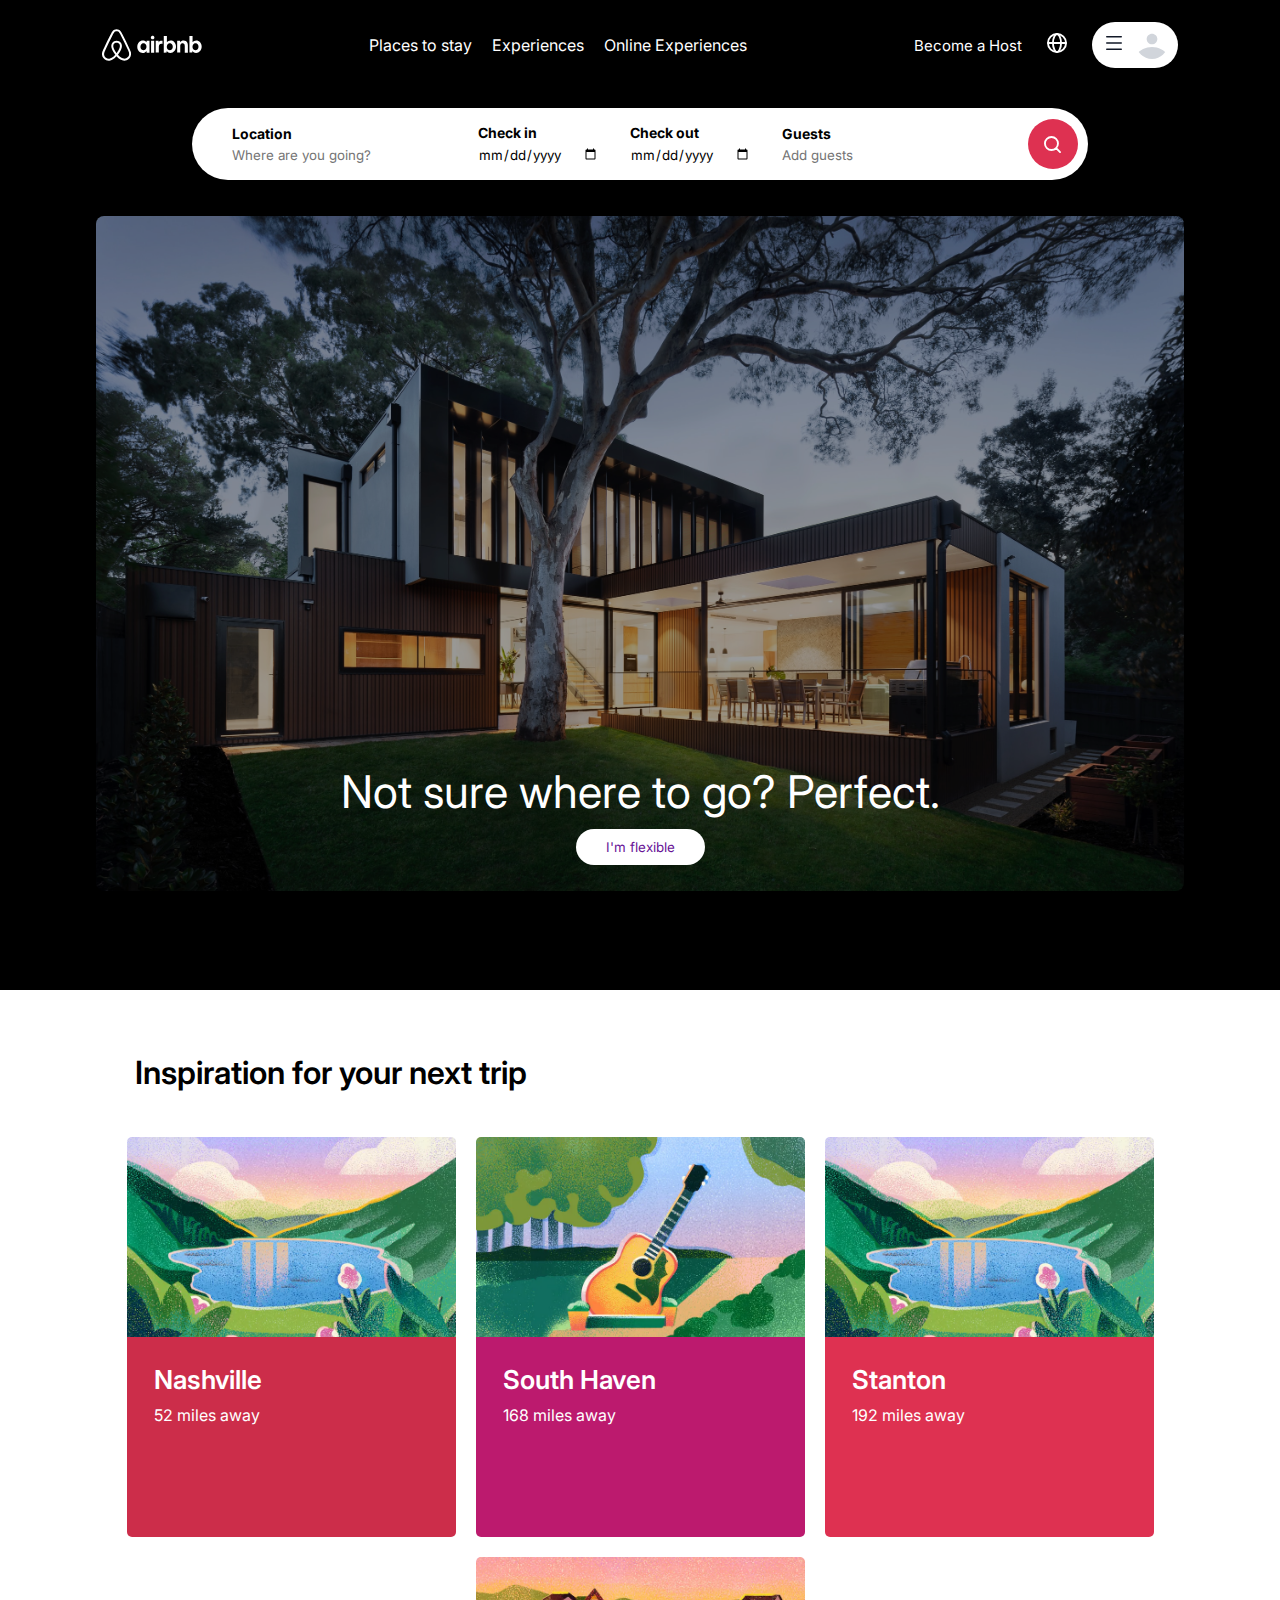
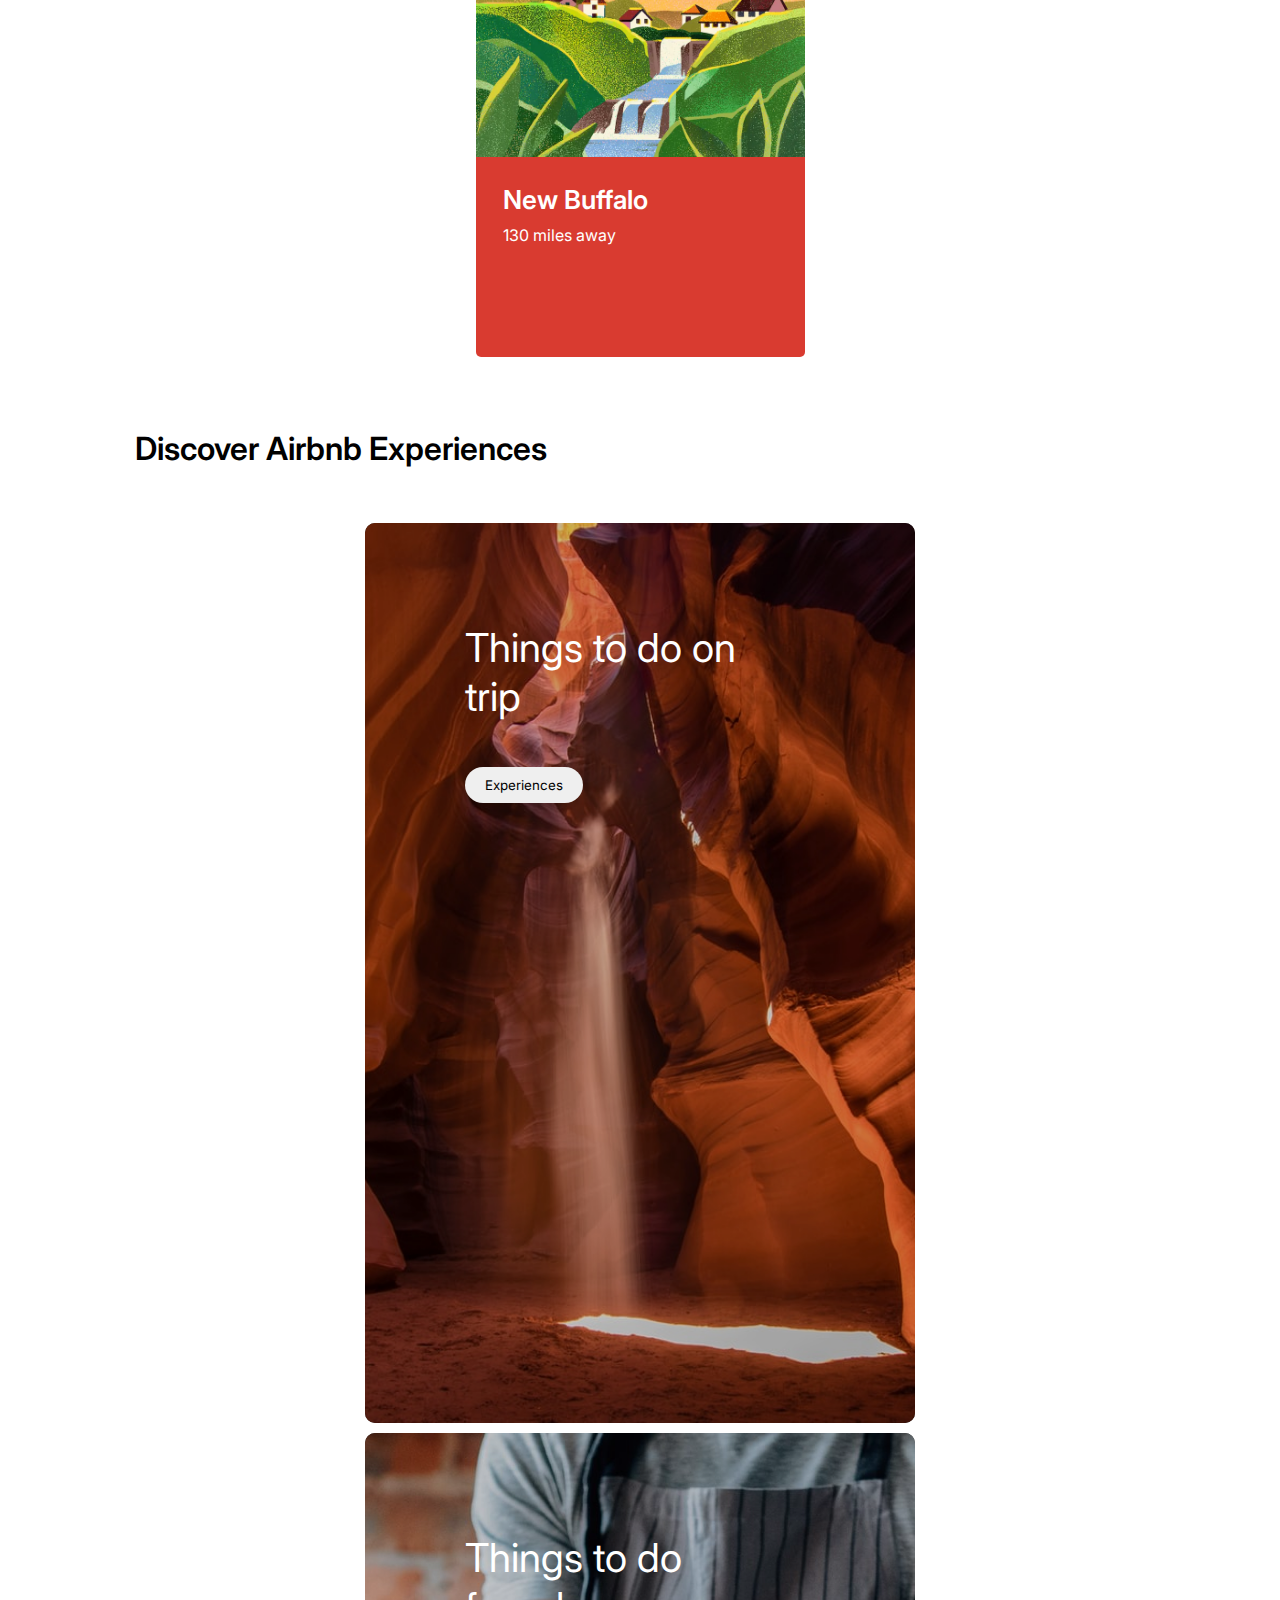
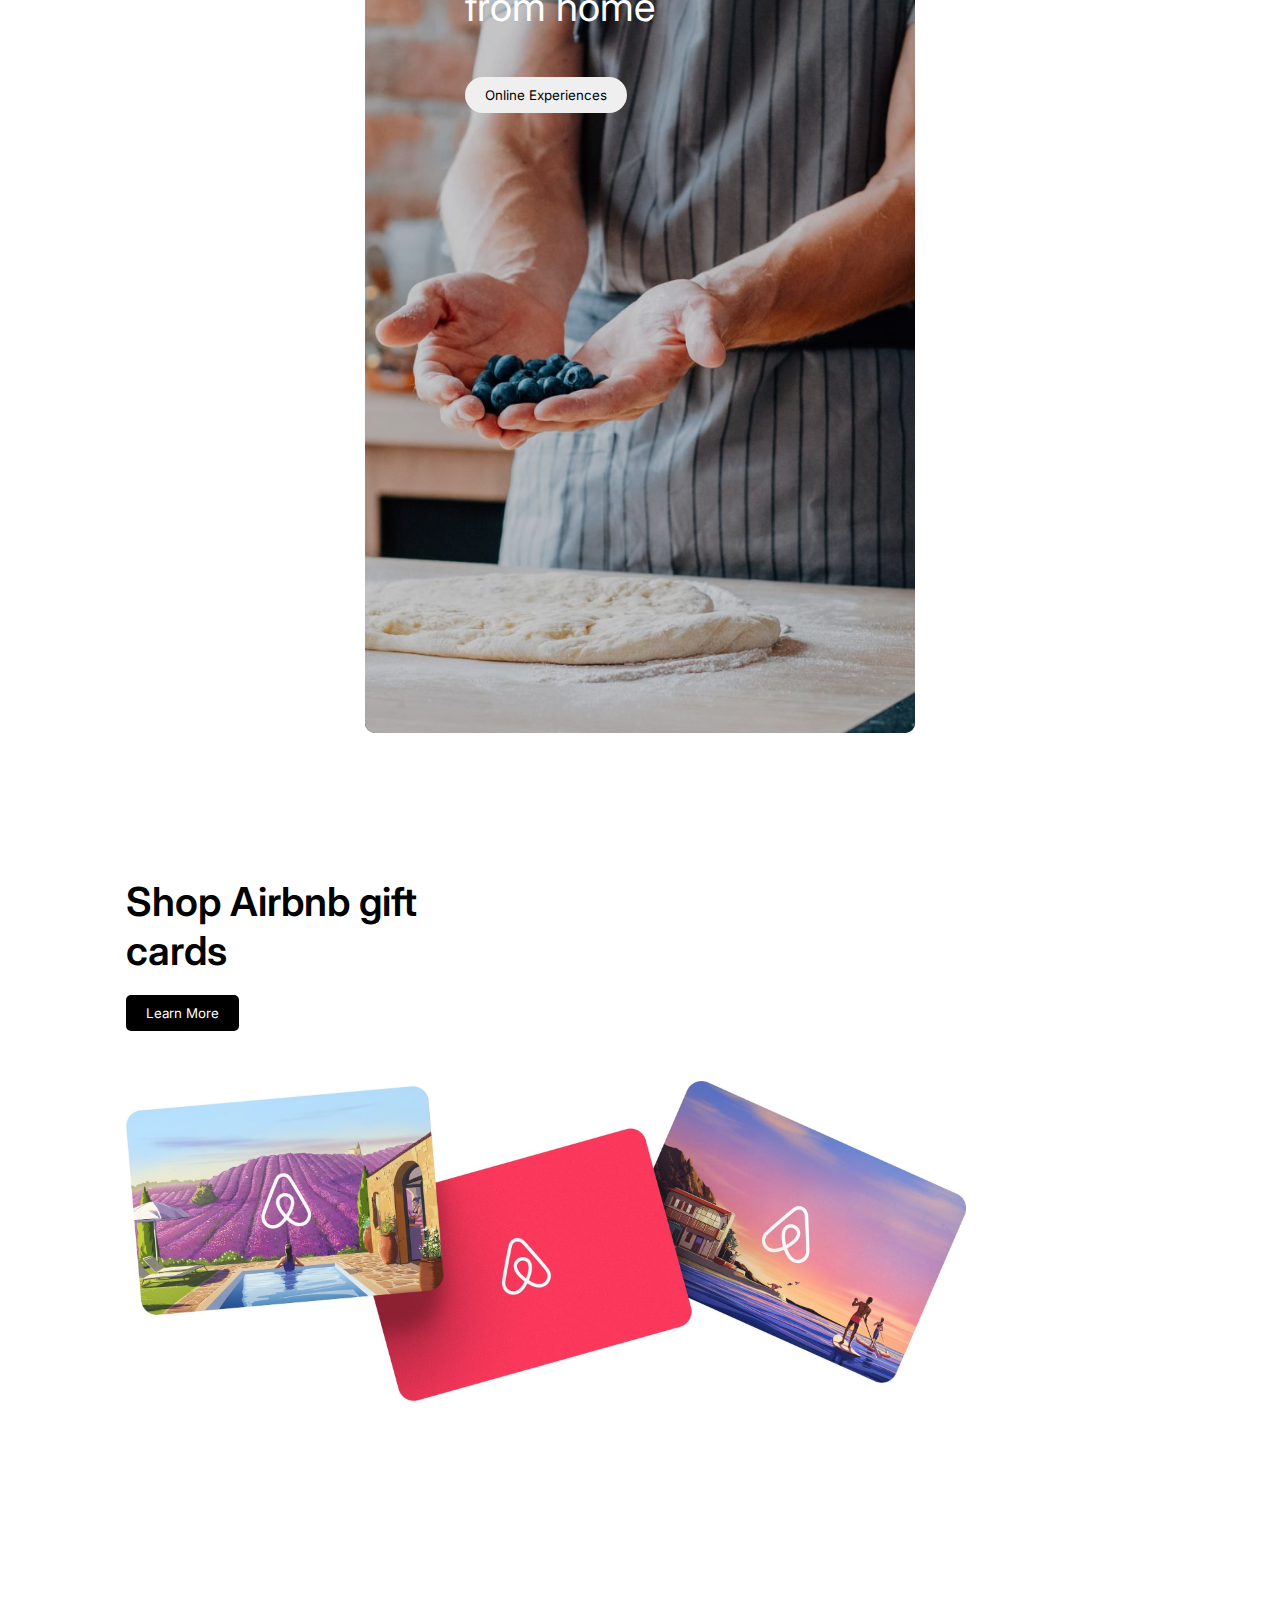
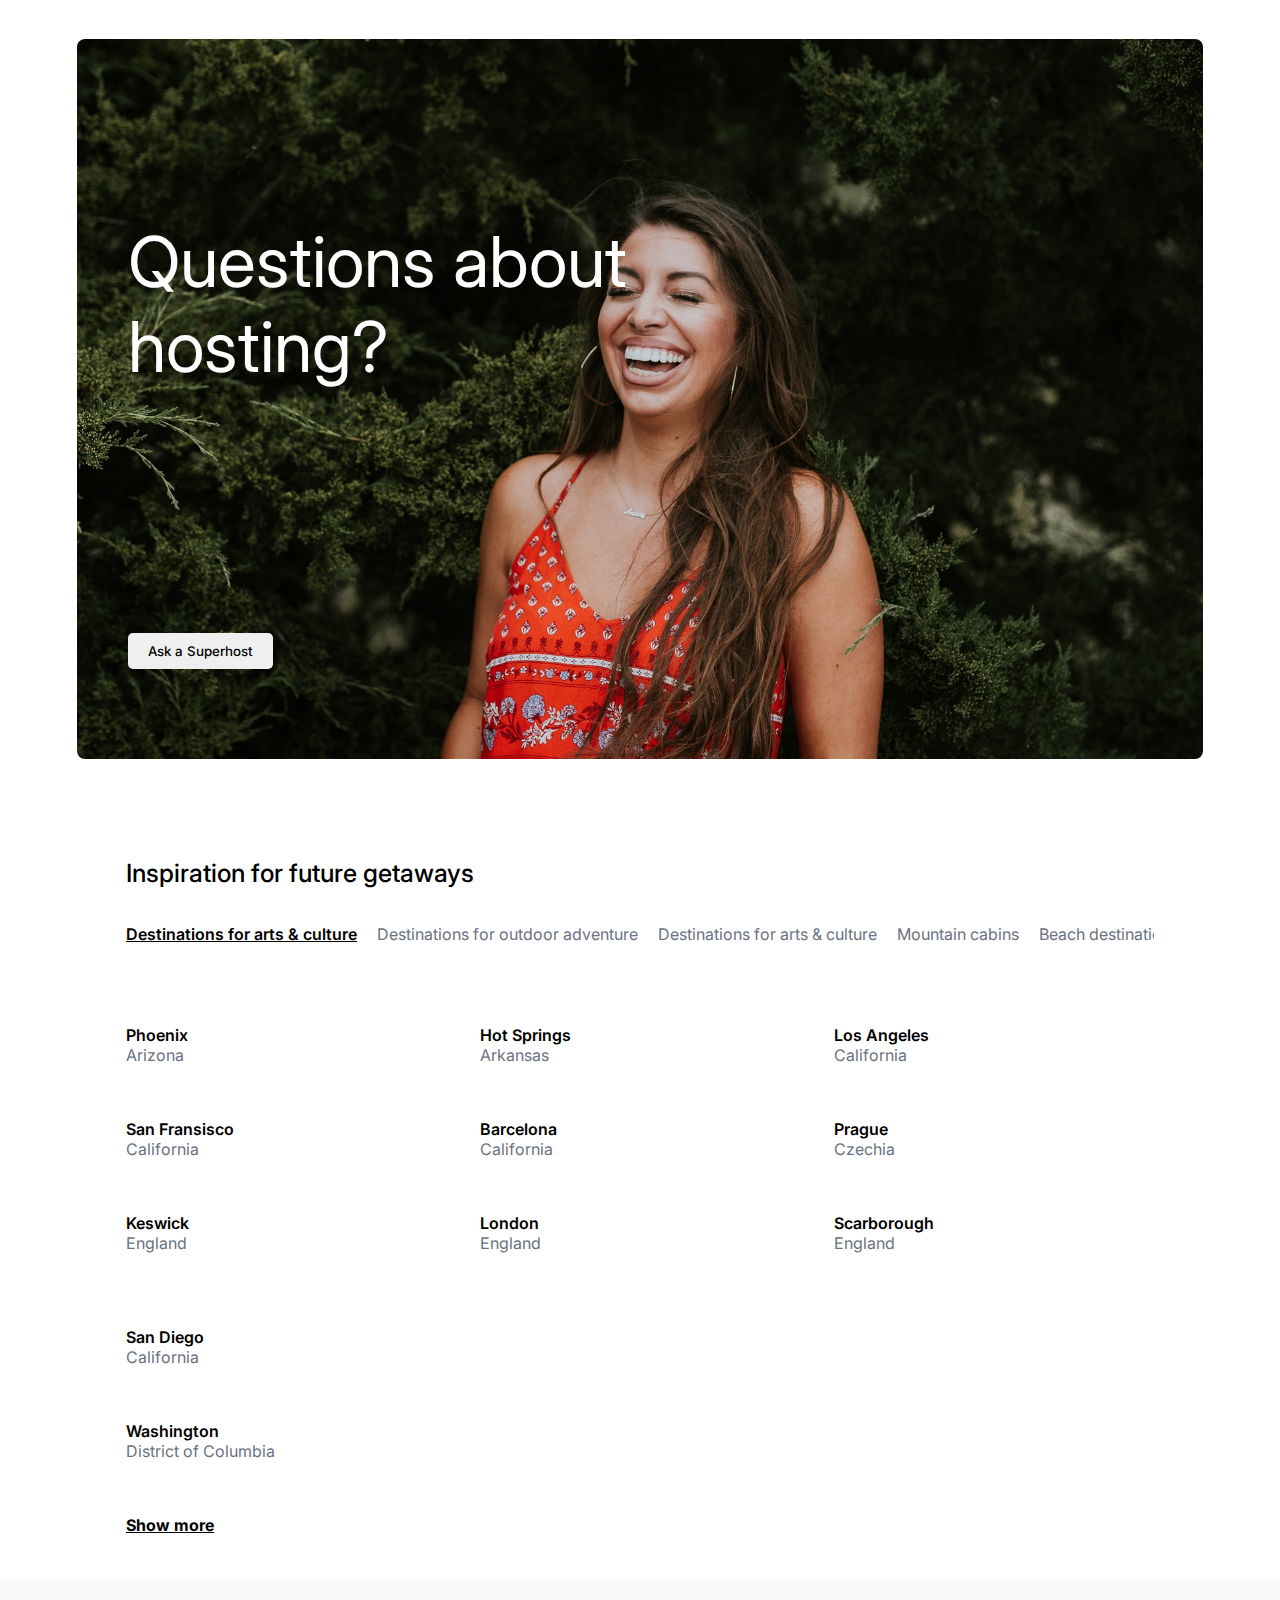
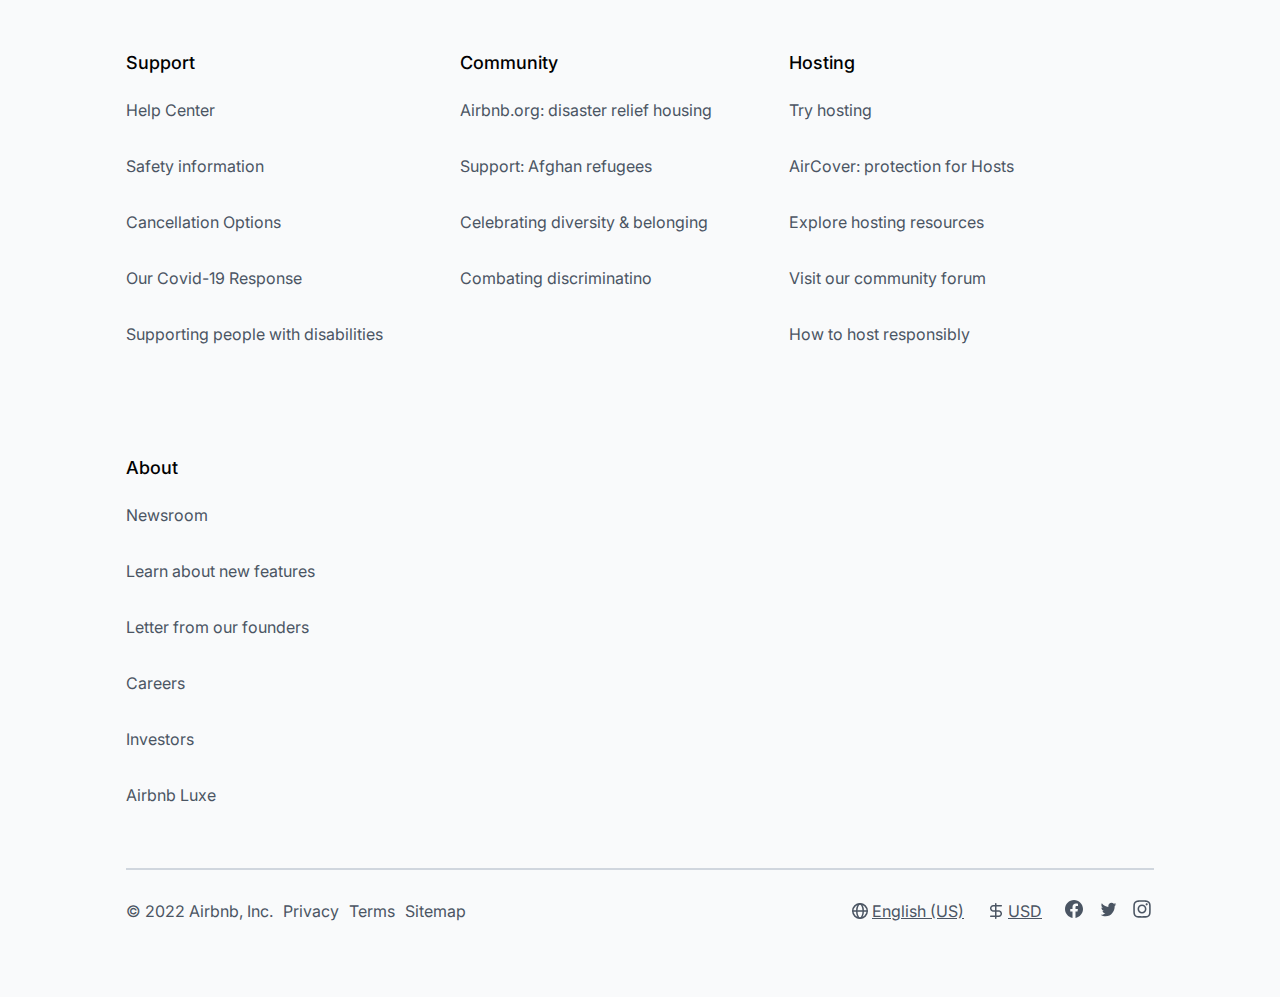
<file: index.html>
<!DOCTYPE html>
<html lang="en">
  <head>
    <meta charset="UTF-8" />
    <meta name="viewport" content="width=device-width, initial-scale=1.0" />
    <title>Airbnb Clone</title>
    <link rel="stylesheet" href="styles.css" />
  </head>
  <body>
    <!-- Header section -->

    <header>
      <div class="mobile-nav">
        <ul class="ul-list">
          <li class="li-element">
            <a
              href="https://www.airbnb.co.in/india/stays"
              class="nav-anchor"
              target="_blank"
              >Places to stay</a
            >
          </li>
          <li class="li-element">
            <a
              href="https://www.airbnb.co.in/s/experiences?c=.pi0.pk9835339438_113255333253&gclid=Cj0KCQjwl8anBhCFARIsAKbbpyRcXZcTfZTHV594pUFZli0Lz8PpK9IZJMh_MUX86adbZXjGTqRaGK0aAuqnEALw_wcB&locale=en&_set_bev_on_new_domain=1693301133_NjZhNDRjZWY1Y2Zj"
              class="nav-anchor"
              target="_blank"
              >Experiences</a
            >
          </li>
          <li class="li-element">
            <a
              href="https://www.airbnb.co.in/s/experiences/online"
              class="nav-anchor"
              target="_blank"
              >Online Experiences</a
            >
          </li>
        </ul>
      </div>
      <nav id="navbar">
        <div class="navbar_left">
          <img src="./assets/icons/Vector.svg" alt="logo" />
        </div>
        <div class="navbar_middle">
          <ul class="ul-list">
            <li class="li-element">
              <a href="#" class="nav-anchor">Places to stay</a>
            </li>
            <li class="li-element">
              <a href="#" class="nav-anchor">Experiences</a>
            </li>
            <li class="li-element">
              <a href="#" class="nav-anchor">Online Experiences</a>
            </li>
          </ul>
        </div>
        <div class="navbar_right">
          <div class="become-a-host">Become a Host</div>
          <div class="global-icon">
            <img src="./assets/icons/globe.svg" alt="globalIcon" />
          </div>
          <div class="account-nav-div">
            <div class="menu-icon">
              <img src="./assets/icons/menu.svg" alt="menuIcon" />
            </div>
            <div class="acc-icon">
              <img src="./assets/icons/Icon.svg" alt="accountIcon" />
            </div>
          </div>
        </div>
      </nav>
    </header>

    <!-- Main Section -->

    <main id="main">
      <!-- Hero Section  -->

      <section class="hero-section">
        <div id="search-bar">
          <div class="location-div search-bar-div">
            <label for="location">Location</label>
            <input
              id="location"
              type="text"
              placeholder="Where are you going?"
              required
            />
          </div>
          <div class="checkin-div search-bar-div">
            <label for="checkin">Check in</label>
            <input id="checkin" type="date" placeholder="Add dates" required />
          </div>
          <div class="checkout-div search-bar-div">
            <label for="checkout">Check out</label>
            <input id="checkout" type="date" placeholder="Add dates" required />
          </div>
          <div class="guests-div search-bar-div">
            <label for="guests">Guests</label>
            <input
              id="guests"
              type="number"
              placeholder="Add guests"
              required
            />
          </div>
          <div class="search-btn">
            <img src="./assets/icons/Icon (1).svg" alt="" />
          </div>
        </div>
        <div class="hero-img-div">
          <div class="hero-img">
            <img src="./assets/hero img.jpg" alt="hero img" />
          </div>
          <div class="hero-text-btn">
            <p>Not sure where to go? Perfect.</p>
            <button id="iamflexible">I'm flexible</button>
          </div>
        </div>
      </section>

      <!-- cards Section  -->

      <section class="cards-section">
        <div class="inspiration-cards">
          <div class="inspiration-cards-heading">
            Inspiration for your next trip
          </div>
          <div class="inspiration-cards-row">
            <div class="single-card">
              <div class="img-div">
                <img src="./assets/cardimglake.png" alt="Nashville" />
              </div>
              <div class="card-text-div firstcard">
                <p class="card-title">Nashville</p>
                <p>52 miles away</p>
              </div>
            </div>
            <div class="single-card">
              <div class="img-div">
                <img src="./assets/cardimg.png" alt="South Haven" />
              </div>
              <div class="card-text-div secondcard">
                <p class="card-title">South Haven</p>
                <p>168 miles away</p>
              </div>
            </div>
            <div class="single-card">
              <div class="img-div">
                <img src="./assets/cardimg1.png" alt="Stanton" />
              </div>
              <div class="card-text-div thirdcard">
                <p class="card-title">Stanton</p>
                <p>192 miles away</p>
              </div>
            </div>
            <div class="single-card">
              <div class="img-div">
                <img src="./assets/imgcadkk.png" alt="New Buffalo" />
              </div>
              <div class="card-text-div fourthcard">
                <p class="card-title">New Buffalo</p>
                <p>130 miles away</p>
              </div>
            </div>
          </div>
        </div>
        <div class="discover-airbnb-cards">
          <div class="inspiration-cards-heading">
            Discover Airbnb Experiences
          </div>
          <div class="discover-cards-grid">
            <div class="big-card">
              <div class="div-img">
                <img src="./assets/caves.jpg" alt="caves" />
              </div>
              <div class="discover-card-text">
                <p class="big-card-title">Things to do on trip</p>
                <button class="btn">
                  <a
                    href="https://www.airbnb.co.in/s/experiences?c=.pi0.pk9835339438_113255333253&gclid=Cj0KCQjwl8anBhCFARIsAKbbpyRMBLhNt4ROQZROCAxXbFF-ESSv0o3DBpv67BDvGywpX3vFysIeeaUaAuC2EALw_wcB&locale=en&_set_bev_on_new_domain=1693301133_NjZhNDRjZWY1Y2Zj"
                    target="_blank"
                  >
                    Experiences</a
                  >
                </button>
              </div>
            </div>
            <div class="big-card">
              <div class="div-img">
                <img src="./assets/videoimg.jpg" alt="caves" />
              </div>
              <div class="discover-card-text">
                <p class="big-card-title">Things to do from home</p>
                <button class="btn">
                  <a
                    href="https://www.airbnb.co.in/s/experiences/online"
                    target="_blank"
                  >
                    Online Experiences</a
                  >
                </button>
              </div>
            </div>
          </div>
        </div>
        <div class="gift-cards-section">
          <div class="gift-cards-left">
            <div class="gift-card-heading">Shop Airbnb gift cards</div>
            <div class="gift-card-btn">
              <button class="learn-more-btn btn">
                <a href="https://www.airbnb.co.in/giftcards" target="_blank">
                  Learn More</a
                >
              </button>
            </div>
          </div>
          <div class="gift-cards-right">
            <img
              src="./assets/angledcards.jpg"
              alt="Airbnb gift cards section"
            />
          </div>
        </div>
      </section>

      <!-- question Section  -->

      <section class="question-banner">
        <div class="banner-container">
          <div class="banner-img-div">
            <img src="./assets/heroimg.jpg" alt="girl laughing img" />
          </div>
          <div class="banner-text-div">
            <div class="banner-heading">Questions about hosting?</div>
            <div class="banner-btn">
              <button class="btn superhost-banner-btn">
                <a
                  href="https://community.withairbnb.com/t5/Community-Cafe/Ask-a-Superhost/td-p/1528092"
                  target="_blank"
                >
                  Ask a Superhost</a
                >
              </button>
            </div>
          </div>
        </div>
      </section>

      <!-- getways Section  -->

      <section class="getways-section">
        <div class="getways-heading">Inspiration for future getaways</div>
        <div class="getways-row">
          <div class="gateway-row-item active-gateway-tab">
            Destinations for arts & culture
          </div>
          <div class="gateway-row-item">Destinations for outdoor adventure</div>
          <div class="gateway-row-item">Destinations for arts & culture</div>
          <div class="gateway-row-item">Mountain cabins</div>
          <div class="gateway-row-item">Beach destinations</div>
          <div class="gateway-row-item">Popular destinations</div>
          <div class="gateway-row-item">Unique Stays</div>
        </div>
        <div class="gateway-items-grid">
          <div class="gateway-column">
            <div class="gateway-grid-item">
              <div class="gateway-city">Phoenix</div>
              <div class="gateway-country">Arizona</div>
            </div>
            <div class="gateway-grid-item">
              <div class="gateway-city">San Fransisco</div>
              <div class="gateway-country">California</div>
            </div>
            <div class="gateway-grid-item">
              <div class="gateway-city">Keswick</div>
              <div class="gateway-country">England</div>
            </div>
          </div>
          <div class="gateway-column">
            <div class="gateway-grid-item">
              <div class="gateway-city">Hot Springs</div>
              <div class="gateway-country">Arkansas</div>
            </div>
            <div class="gateway-grid-item">
              <div class="gateway-city">Barcelona</div>
              <div class="gateway-country">California</div>
            </div>
            <div class="gateway-grid-item">
              <div class="gateway-city">London</div>
              <div class="gateway-country">England</div>
            </div>
          </div>
          <div class="gateway-column">
            <div class="gateway-grid-item">
              <div class="gateway-city">Los Angeles</div>
              <div class="gateway-country">California</div>
            </div>
            <div class="gateway-grid-item">
              <div class="gateway-city">Prague</div>
              <div class="gateway-country">Czechia</div>
            </div>
            <div class="gateway-grid-item">
              <div class="gateway-city">Scarborough</div>
              <div class="gateway-country">England</div>
            </div>
          </div>
          <div class="gateway-column">
            <div class="gateway-grid-item">
              <div class="gateway-city">San Diego</div>
              <div class="gateway-country">California</div>
            </div>
            <div class="gateway-grid-item">
              <div class="gateway-city">Washington</div>
              <div class="gateway-country">District of Columbia</div>
            </div>
            <div class="gateway-grid-item">
              <div class="show-more-gateways">
                <strong><u>Show more</u></strong>
              </div>
            </div>
          </div>
        </div>
      </section>
    </main>

    <!-- Footer Secion -->

    <footer id="footer">
      <div class="footer-top">
        <div class="footer-column">
          <div class="footer-col-heading">Support</div>
          <ul class="footer-ul">
            <li class="footer-li-item"><a href="#">Help Center</a></li>
            <li class="footer-li-item"><a href="#">Safety information</a></li>
            <li class="footer-li-item"><a href="#">Cancellation Options</a></li>
            <li class="footer-li-item">
              <a href="#">Our Covid-19 Response</a>
            </li>
            <li class="footer-li-item">
              <a href="#">Supporting people with disabilities</a>
            </li>
          </ul>
        </div>
        <div class="footer-column">
          <div class="footer-col-heading">Community</div>
          <ul class="footer-ul">
            <li class="footer-li-item">
              <a href="#">Airbnb.org: disaster relief housing</a>
            </li>
            <li class="footer-li-item">
              <a href="#">Support: Afghan refugees</a>
            </li>
            <li class="footer-li-item">
              <a href="#">Celebrating diversity & belonging</a>
            </li>
            <li class="footer-li-item">
              <a href="#">Combating discriminatino</a>
            </li>
          </ul>
        </div>
        <div class="footer-column">
          <div class="footer-col-heading">Hosting</div>
          <ul class="footer-ul">
            <li class="footer-li-item"><a href="#">Try hosting</a></li>
            <li class="footer-li-item">
              <a href="#">AirCover: protection for Hosts</a>
            </li>
            <li class="footer-li-item">
              <a href="#">Explore hosting resources</a>
            </li>
            <li class="footer-li-item">
              <a href="#">Visit our community forum</a>
            </li>
            <li class="footer-li-item">
              <a href="#">How to host responsibly</a>
            </li>
          </ul>
        </div>
        <div class="footer-column">
          <div class="footer-col-heading">About</div>
          <ul class="footer-ul">
            <li class="footer-li-item"><a href="#">Newsroom</a></li>
            <li class="footer-li-item">
              <a href="#">Learn about new features</a>
            </li>
            <li class="footer-li-item">
              <a href="#">Letter from our founders</a>
            </li>
            <li class="footer-li-item">
              <a href="#">Careers</a>
            </li>
            <li class="footer-li-item">
              <a href="#">Investors</a>
            </li>
            <li class="footer-li-item">
              <a href="#">Airbnb Luxe</a>
            </li>
          </ul>
        </div>
      </div>
      <div class="hrline"></div>
      <div class="footer-bottom">
        <div class="footer-bottom-left">
          <div class="copyright-text">© 2022 Airbnb, Inc.</div>
          <div class="privacy imp-links">Privacy</div>
          <div class="terms imp-links">Terms</div>
          <div class="sitemap imp-links">Sitemap</div>
        </div>
        <div class="footer-bottom-right">
          <div class="language">
            <img src="./assets/icons/globe (2).svg" alt="globe" />
            <p>English (US)</p>
          </div>
          <div class="currency">
            <img src="./assets/icons/dollar-2.png" alt="currency" />
            <p>USD</p>
          </div>
          <div class="social">
            <div class="facebook">
              <img src="./assets/icons/Social Media.svg" alt="facebook" />
            </div>
            <div class="twitter">
              <img src="./assets/icons/Social Media (1).svg" alt="twitter" />
            </div>
            <div class="instagram">
              <img src="./assets/icons/Social Media (2).svg" alt="instagram" />
            </div>
          </div>
        </div>
      </div>
    </footer>
    <script src="app.js"></script>
  </body>
</html>
</file>
<file: styles.css>
@import url("https://fonts.googleapis.com/css2?family=Inter:wght@300;400;500;600;700;800;900&display=swap");
* {
  padding: 0;
  margin: 0;
  box-sizing: border-box;
  font-family: "Inter", sans-serif;
}
:root {
  --airBnb-pink: #de3151;
}

body {
  overflow-x: hidden;
}

/* Header styling start ---------------------
--------------------------------------------- */

header {
  width: 100vw;
  display: flex;
  flex-direction: column;
  align-items: center;
  justify-content: center;
  gap: 10px;
}

/* Navbar (Header) styling start ---------------------
--------------------------------------------- */

.mobile-nav {
  position: absolute;
  width: 100vw;
  height: 200vh;
  display: flex;
  align-items: center;
  justify-content: center;
  background-color: black;
  display: none;
  z-index: 99;
}

.mobile-nav .ul-list {
  display: flex;
  flex-direction: column;
  align-items: center;
  justify-content: center;
  gap: 20px;
  list-style: none;
  font-size: 24px;
  font-weight: 600;
  margin-top: 70vh;
  z-index: 9;
}

.li-element a {
  color: white;
}

#navbar {
  width: 100%;
  height: 10vh;
  display: flex;
  align-items: center;
  justify-content: space-between;
  padding-inline: 8vw;
  background-color: black;
  color: white;
}

.navbar_left {
  display: flex;
  align-items: center;
  justify-content: center;
  cursor: pointer;
}

.navbar_left > img {
  width: 100px;
  height: 100px;
}

.navbar_middle ul {
  display: flex;
  align-items: center;
  justify-content: center;
  gap: 20px;
  list-style: none;
}

.li-element a {
  text-decoration: none;
  color: white;
  transition: all 0.3s ease;
}

a:hover {
  color: var(--airBnb-pink);
}

.navbar_right {
  display: flex;
  align-items: center;
  justify-content: center;
  gap: 20px;
}

.become-a-host {
  font-size: 15px;
  cursor: pointer;
  transition: all 0.3s ease;
}
.become-a-host:hover {
  color: var(--airBnb-pink);
}
.global-icon img {
  width: 30px;
  height: 30px;
  cursor: pointer;
}

.global-icon img:hover {
  scale: 1.04;
}

.account-nav-div {
  display: flex;
  align-items: center;
  justify-content: center;
  gap: 10px;
  padding: 5px 10px;
  border-radius: 30px;
  background-color: white;
  cursor: pointer;
  z-index: 100;
}
.menu-icon {
  transition: all 0.3s ease;
}
.menu-icon:hover {
  scale: 1.05;
}

.acc-icon {
  transition: all 0.3s ease;
}
.acc-icon:hover {
  scale: 1.05;
}

/* Media queries for navbar responsiveness */

@media (max-width: 768px) {
  .become-a-host {
    display: none;
  }
  .global-icon {
    display: none;
  }
  #navbar {
    width: 100%;
    height: 8vh;
  }

  .navbar_left > img {
    width: 80px;
    height: 80px;
  }
  .account-nav-div img {
    width: 20px;
    height: 20px;
  }
}

@media (max-width: 984px) {
  .navbar_middle {
    display: none;
  }
}

/* Navbar (Header) styling end ---------------------
--------------------------------------------- */

/* Header styling end ---------------------
--------------------------------------------- */

/* Hero section styling starts ---------------------
--------------------------------------------- */

/* Searchbar (Hero section) styling starts ---------------------
--------------------------------------------- */

.hero-section {
  width: 100vw;
  min-height: 100vh;
  background-color: black;
  display: flex;
  flex-direction: column;
  align-items: center;
}

#search-bar {
  width: 55%;
  height: 8vh;
  margin-top: 2vh;
  padding: 30px 10px 30px 40px;
  display: flex;
  align-items: center;
  justify-content: space-between;
  border-radius: 40px;
  background-color: white;
}

.search-bar-div {
  display: flex;
  flex-direction: column;
  align-items: flex-start;
  gap: 5px;
  font-size: 14px;
  font-weight: 700;
  cursor: pointer;
}
.search-bar-div input {
  outline: none;
  border: none;
}

.search-btn {
  display: flex;
  align-items: center;
  justify-content: center;
  width: 50px;
  height: 50px;
  border-radius: 50%;
  background-color: var(--airBnb-pink);
  cursor: pointer;
  transition: all 0.3s ease;
}
.search-btn:hover {
  background-color: #ea0731; /* using darker shade for hover*/
}

.search-btn:active {
  transform: translateY(3px);
}

.search-btn img {
  width: 25px;
  height: 25px;
}

@media (max-width: 768px) {
  #search-bar {
    width: 99%;
    padding-right: 5px;
    padding-left: 20px;
  }
  .location-div {
    width: 100px;
  }
}

@media (max-width: 824px) {
  .checkin-div {
    display: none;
  }
  .checkout-div {
    display: none;
  }
}

@media (max-width: 1024px) {
  #search-bar {
    width: 95%;
  }
  .guests-div {
    display: none;
  }
  .search-div {
    display: none;
  }
}

@media (max-width: 1300px) {
  #search-bar {
    width: 70%;
  }
}

/* Searchbar (Hero section) styling end ---------------------
--------------------------------------------- */

/* Hero img styling starts ---------------------
--------------------------------------------- */
.hero-img-div {
  background-color: black;
  position: relative;
  display: flex;
  flex-direction: column;
  align-items: center;
  justify-content: center;
  margin-top: 4vh;
}

.hero-img img {
  width: 85vw;
  height: 75vh;
  object-fit: cover;
  border-radius: 8px;
  opacity: 0.6;
}

.hero-text-btn {
  display: flex;
  flex-direction: column;
  align-items: center;
  justify-content: center;
  position: absolute;
  bottom: 30px;
  color: white;
}

.hero-text-btn p {
  text-align: center;
  padding: 10px;
  font-size: 45px;
}

.hero-text-btn button {
  padding: 10px 30px;
  border-radius: 30px;
  background-color: white;
  color: #671296;
  border: none;
  cursor: pointer;
  transition: all 0.3s ease;
}

.hero-text-btn button:hover {
  background-color: rgb(233, 233, 233);
}

.hero-text-btn button:active {
  transform: translateY(3px);
}

@media (max-width: 768px) {
  .hero-text-btn p {
    font-size: 20px !important;
    font-weight: 700;
    margin-bottom: 20px;
  }
  .hero-text-btn {
    bottom: 150px;
  }
  .hero-img img {
    width: 90vw;
    height: 65vh;
  }
  .hero-text-btn button {
    padding: 15px 25px;
    font-size: 16px;
    border-radius: 30px;
  }
}

@media (max-width: 1024px) {
  .hero-text-btn p {
    font-size: 35px;
  }
}

/* Hero img styling ends ---------------------
--------------------------------------------- */

/* Cards section styling starts ---------------------
--------------------------------------------- */

.cards-section {
  width: 100vw;
  min-height: 100vh;
  display: flex;
  flex-direction: column;
  align-items: center;
  justify-content: center;
  padding-inline: 10vh;
  margin-bottom: 3vh;
  margin-top: 3vh;
}

/* Inspiration Cards section styling starts ---------------------
--------------------------------------------- */

.inspiration-cards {
  margin-top: 4vh;
  width: 100%;
}

.inspiration-cards-heading {
  font-size: 32px;
  font-weight: 600;
  margin-bottom: 5vh;
  padding-left: 5vh;
}

.inspiration-cards-row {
  display: flex;
  align-items: center;
  justify-content: center;
  flex-wrap: wrap;
  gap: 20px;
}

.single-card {
  width: 329px;
  height: 400px;
  display: flex;
  flex-direction: column;
  align-items: center;
  justify-content: center;
  border-radius: 5px;
  overflow: hidden;
  cursor: pointer;
  transition: all 0.3s ease;
}

.single-card:hover {
  scale: 1.02;
}

.img-div {
  width: 100%;
  height: 50%;
  display: flex;
  align-items: center;
  justify-content: center;
}

.img-div img {
  width: 100%;
  height: 100%;
  object-fit: cover;
}

.card-text-div {
  height: 50%;
}

.card-text-div {
  width: 100%;
  display: flex;
  flex-direction: column;
  align-items: flex-start;
  justify-content: flex-start;
  padding: 3vh;
  color: white;
}
.card-text-div .card-title {
  font-size: 26px;
  font-weight: 600;
  margin-bottom: 10px;
}
.firstcard {
  background-color: #cc2d4a;
}

.secondcard {
  background-color: #bc1a6e;
}

.thirdcard {
  background-color: #de3151;
}

.fourthcard {
  background-color: #d93b30;
}

@media (max-width: 1024px) {
  .cards-section {
    padding-inline: 2vh !important;
  }
  .inspiration-cards-heading {
    font-size: 20px !important;
  }
}

@media (max-width: 1200px) {
  .cards-section {
    margin-top: 5vh;
  }
  .inspiration-cards-heading {
    font-size: 22px;
  }
}

/* Inspiration Cards section styling ends ---------------------
--------------------------------------------- */

/* Discover Cards section styling starts ---------------------
--------------------------------------------- */

.discover-airbnb-cards {
  margin-top: 10vh;
  display: flex;
  flex-direction: column;
  align-items: flex-start;
  justify-content: center;
  gap: 10px;
  flex-wrap: wrap;
  margin-top: 8vh;
  margin-bottom: 8vh;
}

.discover-cards-grid {
  display: flex;
  align-items: center;
  justify-content: center;
  gap: 10px;
  flex-wrap: wrap;
}

.big-card {
  position: relative;
  border-radius: 10px;
  overflow: hidden;
  width: 43vw;
  height: 100vh;
  background-color: black;
}
.div-img {
  width: 100%;
  height: 100%;
}
.div-img img {
  width: 100%;
  height: 100%;
  object-fit: cover;
  opacity: 0.8;
}

.discover-card-text {
  position: absolute;
  width: 50%;
  left: 100px;
  top: 100px;
  font-size: 40px;
  color: white;
}

.big-card-title {
  margin-bottom: 30px;
}

.btn {
  padding: 10px 20px;
  border-radius: 20px;
  border: none;
  cursor: pointer;
  transition: all 0.3s ease;
}

.btn a {
  text-decoration: none;
  color: black;
}

.btn:hover {
  background-color: rgb(218, 218, 218);
}

.btn:active {
  transform: translateY(3px);
}

.learn-more-btn a {
  color: white;
}

@media (max-width: 768px) {
  .big-card {
    width: 94vw !important;
    height: 70vh;
  }
}

@media (max-width: 960px) {
  .big-card {
    width: 80vw;
    height: 50vh;
  }
  .discover-card-text {
    width: 80%;
    left: 50px;
    top: 50px;
    font-size: 25px;
  }
}

/* Discover Cards section styling ends ---------------------
--------------------------------------------- */

/* gift Cards section styling starts ---------------------
--------------------------------------------- */

.gift-cards-section {
  width: 100%;
  margin-top: 8vh;
  margin-bottom: 8vh;
  display: flex;
  align-items: center;
  flex-wrap: wrap;
  justify-content: space-between;
  gap: 50px;
  padding-inline: 4vh;
}

.gift-card-heading {
  width: 80%;
  font-size: 40px;
  font-weight: 600;
  margin-bottom: 20px;
}

.gift-card-btn button {
  background-color: black;
  color: white;
  border-radius: 5px;
}

.gift-card-btn button:hover {
  background-color: black;
  scale: 1.04;
}

.gift-cards-right img {
  width: 840px;
  height: 320px;
}

@media (max-width: 768px) {
  .gift-cards-right img {
    width: 300px !important;
    height: 100px !important;
  }
  .gift-card-heading {
    font-size: 28px;
  }
}
@media (max-width: 1070px) {
  .gift-cards-right img {
    width: 600px;
    height: 180px;
  }
  .gift-card-heading {
    font-size: 30px;
  }
}

/* gift Cards styling ends ---------------------
--------------------------------------------- */

/* Cards section styling ends ---------------------
--------------------------------------------- */

/* Question-banner section styling Starts ---------------------
--------------------------------------------- */

.question-banner {
  width: 100vw;
  height: 100vh;
  display: flex;
  align-items: center;
  justify-content: center;
  margin-top: 8vh;
}

.banner-container {
  position: relative;
  width: 100%;
  height: 100%;
  padding-inline: 3.2vw;
}

.banner-img-div {
  display: flex;
  align-items: center;
  justify-content: center;
  width: 100%;
  height: 100%;
}
.banner-img-div img {
  border-radius: 8px;
  width: 94%;
  height: 80%;
  object-fit: cover;
  object-position: 50% 60%;
}

.banner-text-div {
  display: flex;
  flex-direction: column;
  align-items: flex-start;
  justify-content: space-between;
  position: absolute;
  top: 30vh;
  left: 10vw;
  height: 50%;
}

.banner-heading {
  width: 70%;
  color: white;
  font-size: 70px;
}

.superhost-banner-btn {
  font-weight: 500;
  border-radius: 5px;
}

@media (max-width: 1024px) {
  .banner-heading {
    font-size: 28px !important;
  }
  .question-banner {
    height: 60vh;
  }
  .banner-text-div {
    top: 10vh;
    left: 7vw;
    height: 35%;
  }
  .banner-img-div img {
    object-position: 50% 40% !important;
  }
}

@media (max-width: 1024px) {
  .banner-heading {
    font-size: 40px;
  }
}

/* Question-banner section styling ends ---------------------
--------------------------------------------- */

/* Getways-banner section styling Starts ---------------------
--------------------------------------------- */

.getways-section {
  width: 100vw;
  min-height: 80vh;
  margin-top: -1vh;
  margin-bottom: -1vh;
  display: flex;
  flex-direction: column;
  align-items: flex-start;
  justify-content: center;
  padding-inline: 14vh;
}

.getways-heading {
  margin-top: 2vh;
  margin-bottom: 2vh;
  font-size: 25px;
  font-weight: 500;
}

.getways-row {
  padding-top: 2vh;
  padding-bottom: 5vh;
  width: 100%;
  display: flex;
  align-items: flex-start;
  justify-content: flex-start;
  white-space: nowrap;
  overflow-x: auto;
  gap: 20px;
}

.getways-row::-webkit-scrollbar {
  display: none;
}

.gateway-row-item {
  color: #6b7280;
  cursor: pointer;
}

.active-gateway-tab {
  color: #000;
  font-weight: 600;
  text-decoration: underline;
}
.gateway-items-grid {
  height: 50%;
  margin-top: 2vh;
  margin-bottom: 2vh;
  display: flex;
  align-items: flex-start;
  justify-content: space-between;
  flex-wrap: wrap;
  gap: 20px;
}

.gateway-column {
  width: 320px;
  height: 50%;
  display: flex;
  flex-direction: column;
  align-items: flex-start;
  justify-content: space-between;
  flex-wrap: wrap;
}

.gateway-grid-item {
  margin-top: 2vh;
  margin-bottom: 4vh;
  cursor: pointer;
}

.gateway-city {
  font-size: 16px;
  font-weight: 600;
}

.gateway-country {
  color: #6b7280;
}

@media (max-width: 768px) {
  .getways-section {
    padding-inline: 4vh;
  }
}

/* Getways-banner section styling Ends ---------------------
--------------------------------------------- */

/* Footer styling Starts ---------------------
--------------------------------------------- */

#footer {
  background-color: #f9fafb;
  width: 100vw;
  min-height: 50vh;
  padding: 8vh 14vh;
}

.footer-top {
  display: flex;
  align-items: flex-start;
  justify-content: flex-start;
  flex-wrap: wrap;
  gap: 6vw;
}

.footer-col-heading {
  font-size: 18px;
  font-weight: 500;
}

.footer-ul {
  list-style: none;
}
.footer-li-item {
  margin-top: 3vh;
  margin-bottom: 4vh;
}
.footer-li-item a {
  text-decoration: none;
  color: #4b5563;
}

.hrline {
  width: 100%;
  margin-top: 3vh;
  margin-bottom: 3vh;
  background-color: #d0d6de;
  height: 2px;
}

.footer-bottom {
  display: flex;
  align-items: center;
  justify-content: space-between;
  flex-wrap: wrap;
  width: 100%;
}

.footer-bottom-left {
  display: flex;
  align-items: center;
  justify-content: center;
  flex-wrap: wrap;
  color: #4b5563;
  gap: 10px;
}

.footer-bottom-right {
  display: flex;
  align-items: center;
  justify-content: center;
  flex-wrap: wrap;
  color: #4b5563;
  gap: 20px;
}

.social {
  display: flex;
  align-items: center;
  justify-content: center;
  cursor: pointer;
  gap: 10px;
}

.language {
  display: flex;
  align-items: center;
  justify-content: center;
  text-decoration: underline;
  cursor: pointer;
}

.currency {
  display: flex;
  align-items: center;
  justify-content: center;
  text-decoration: underline;
  cursor: pointer;
}

.imp-links {
  cursor: pointer;
}

@media (max-width: 768px) {
  #footer {
    padding: 8vh 4vh;
  }
  .footer-bottom-left {
    margin-bottom: 4vh;
  }
}

/* Footer styling ends ---------------------
--------------------------------------------- */
</file>
